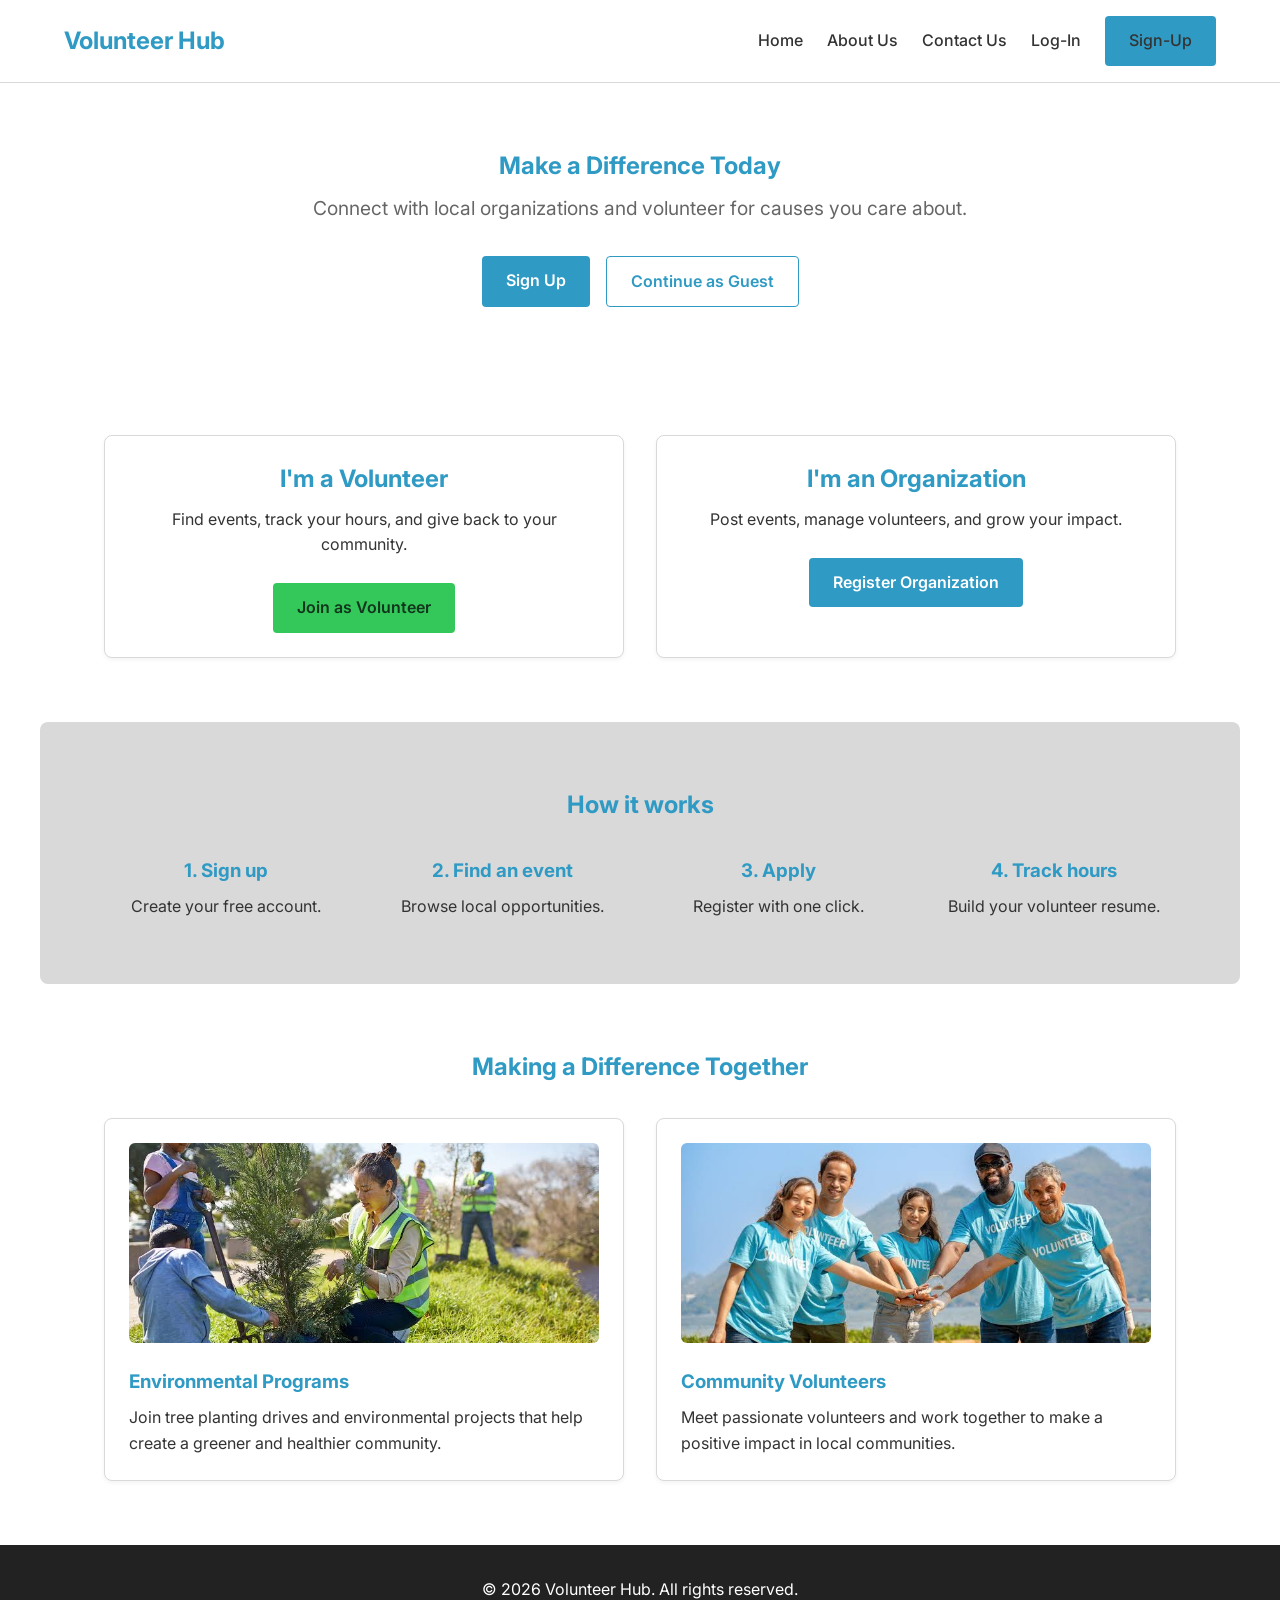
<file: index.html>
<!-- index.html -->
<!DOCTYPE html>
<html lang="en">
<head>
  <meta charset="UTF-8">
  <meta name="viewport" content="width=device-width, initial-scale=1.0">
  <title>Volunteer Hub - Home</title>
  <link rel="stylesheet" href="style.css">
</head>
<body>

  <!-- Navbar -->
  <nav class="navbar">
    <div class="logo">Volunteer Hub</div>
    <button class="hamburger" id="hamburger-menu" aria-label="Toggle menu">☰</button>
    <div class="nav-links" id="nav-links">
      <a href="index.html">Home</a>
      <a href="#">About Us</a>
      <a href="#">Contact Us</a>
      <a href="login.html">Log-In</a>
      <a href="register.html" class="btn btn-blue">Sign-Up</a>
    </div>
  </nav>

  <!-- Hero Section -->
  <section class="container" style="text-align: center;">
    <h1>Make a Difference Today</h1>
    <p style="font-size: 1.2rem; color: var(--text-muted); margin-bottom: 2rem;">Connect with local organizations and volunteer for causes you care about.</p>
    <div style="display: flex; gap: 1rem; justify-content: center;">
      <a href="register.html" class="btn btn-blue">Sign Up</a>
      <a href="dashboard.html" class="btn btn-outline">Continue as Guest</a>
    </div>
  </section>

  <!-- Two Choice Cards -->
  <section class="container grid-2">
    <div class="card" style="text-align: center;">
      <h2>I'm a Volunteer</h2>
      <p>Find events, track your hours, and give back to your community.</p>
      <br>
      <a href="register.html" class="btn btn-green">Join as Volunteer</a>
    </div>
    <div class="card" style="text-align: center;">
      <h2>I'm an Organization</h2>
      <p>Post events, manage volunteers, and grow your impact.</p>
      <br>
      <a href="register.html" class="btn btn-blue">Register Organization</a>
    </div>
  </section>

  <!-- How it works -->
  <section class="container" style="background-color: var(--light-gray); border-radius: 8px;">
    <h2 style="text-align: center; margin-bottom: 2rem;">How it works</h2>
    <div class="grid-4">
      <div style="text-align: center;">
        <h3>1. Sign up</h3>
        <p>Create your free account.</p>
      </div>
      <div style="text-align: center;">
        <h3>2. Find an event</h3>
        <p>Browse local opportunities.</p>
      </div>
      <div style="text-align: center;">
        <h3>3. Apply</h3>
        <p>Register with one click.</p>
      </div>
      <div style="text-align: center;">
        <h3>4. Track hours</h3>
        <p>Build your volunteer resume.</p>
      </div>
    </div>
  </section>

  <!-- Volunteer Showcase Section -->
  <section class="container">
    <h2 style="text-align: center; margin-bottom: 2rem;">Making a Difference Together</h2>

    <div class="grid-2">
      <div class="card">
        <img src="treeplanting.jpeg" alt="Environmental Programs" style="width: 100%; height: 200px; object-fit: cover; border-radius: 6px; margin-bottom: 1rem;">
        <h3>Environmental Programs</h3>
        <p>Join tree planting drives and environmental projects that help create a greener and healthier community.</p>
      </div>

      <div class="card">
        <img src="holdinghands.jpeg" alt="Community Volunteers" style="width: 100%; height: 200px; object-fit: cover; border-radius: 6px; margin-bottom: 1rem;">
        <h3>Community Volunteers</h3>
        <p>Meet passionate volunteers and work together to make a positive impact in local communities.</p>
      </div>
    </div>
  </section>

  <!-- Footer -->
  <footer style="background: #222; color: #fff; text-align: center; padding: 2rem;">
    <p>&copy; 2026 Volunteer Hub. All rights reserved.</p>
  </footer>

  <script src="script.js"></script>



</body>
</html>
</file>
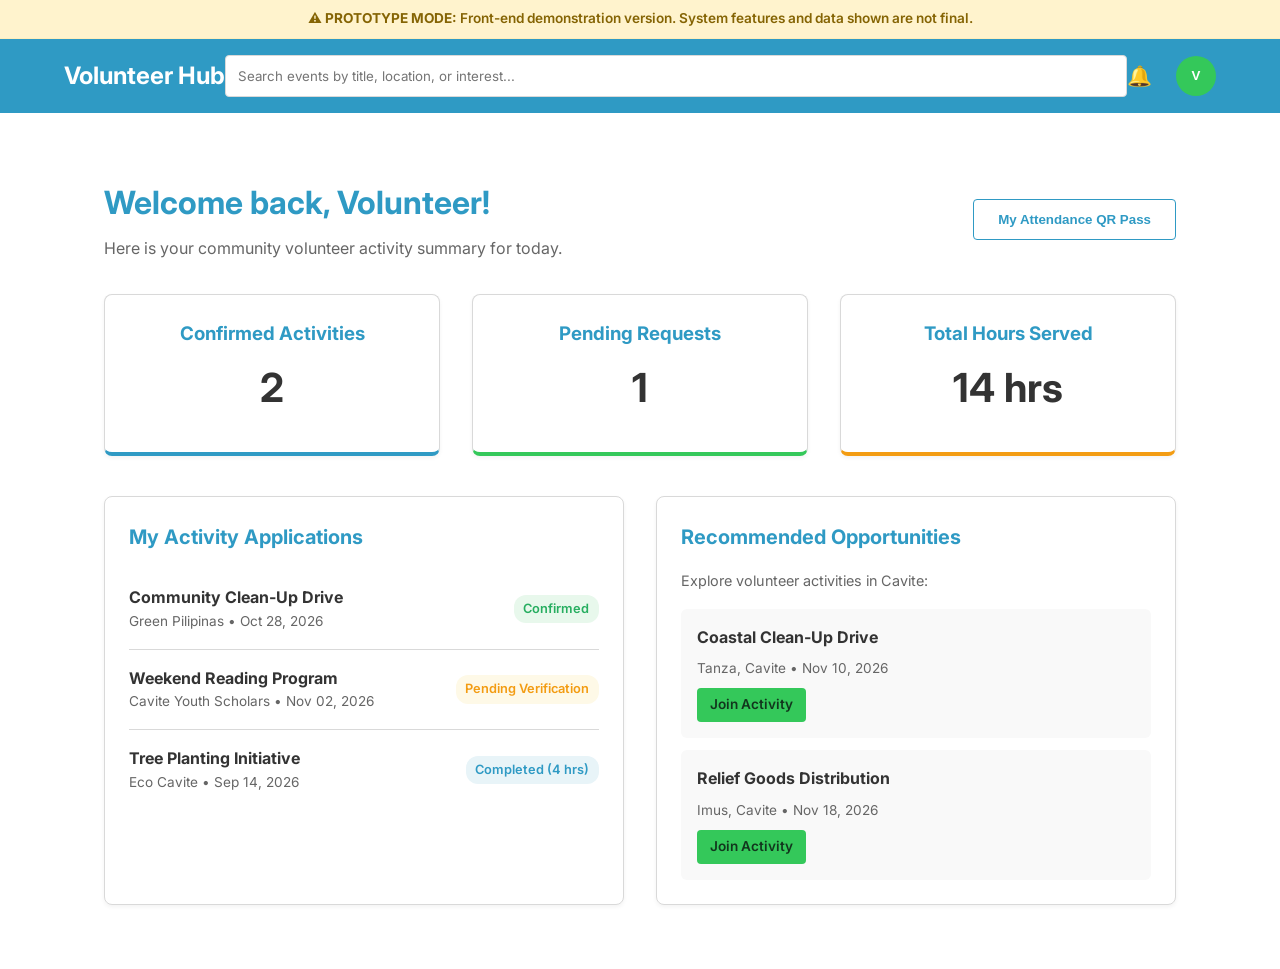
<file: dashboard.html>
<!-- dashboard.html -->
<!DOCTYPE html>
<html lang="en">
<head>
  <meta charset="UTF-8">
  <meta name="viewport" content="width=device-width, initial-scale=1.0">
  <title>Volunteer Hub - Volunteer Dashboard</title>
  <link rel="stylesheet" href="style.css">
  <style>
    .prototype-banner {
      background-color: #fff3cd;
      color: #856404;
      border-bottom: 1px solid #ffeeba;
      text-align: center;
      padding: 0.5rem 1rem;
      font-size: 0.85rem;
      font-weight: 600;
      position: sticky;
      top: 0;
      z-index: 9999;
    }
    .badge { padding: 0.25rem 0.6rem; border-radius: 12px; font-size: 0.8rem; font-weight: 600; display: inline-block; }
    .badge-green { background-color: #e8f8ec; color: #27ae60; }
    .badge-blue { background-color: #e8f4f8; color: #2f9ac4; }
    .badge-yellow { background-color: #fef9e7; color: #f39c12; }
    .activity-item { display: flex; justify-content: space-between; align-items: center; padding: 1rem 0; border-bottom: 1px solid var(--light-gray); }
    .activity-item:last-child { border-bottom: none; }
  </style>
</head>
<body>

  <!-- Prototype Warning Banner -->
  <div class="prototype-banner">
    ⚠️ <strong>PROTOTYPE MODE:</strong> Front-end demonstration version. System features and data shown are not final.
  </div>

  <!-- Volunteer Navbar -->
  <nav class="navbar dashboard-nav">
    <div style="display: flex; align-items: center; gap: 1rem;">
      <button class="hamburger" id="hamburger-menu" style="color: white;" aria-label="Toggle Navigation">☰</button>
      <a href="index.html" class="logo">Volunteer Hub</a>
    </div>
    
    <div class="nav-links" id="nav-links" style="flex: 1; justify-content: center;">
      <input type="text" placeholder="Search events by title, location, or interest..." class="search-bar">
    </div>

    <div style="display: flex; align-items: center; gap: 1.5rem;">
      <span style="font-size: 1.25rem; cursor: pointer; position: relative;" title="Notifications">🔔</span>
      
      <div class="profile-wrapper">
        <button class="profile-circle" id="profile-circle">V</button>
        <div class="profile-dropdown" id="profile-dropdown">
          <a href="#">My Profile</a>
          <a href="#">Activity History</a>
          <a href="#">Settings</a>
          <hr style="border: 0; border-top: 1px solid var(--light-gray); margin: 0.5rem 0;">
          <a href="#" id="logout-btn" style="color: var(--error-red);">Log Out</a>
        </div>
      </div>
    </div>
  </nav>

  <main class="container">

    <!-- Guest Banner (Visible when browsing as Guest) -->
    <div id="guest-banner" style="background: #e8f4f8; border-left: 4px solid var(--primary-blue); padding: 1rem; border-radius: 6px; margin-bottom: 2rem; display: none;">
      <p style="margin: 0;">
        <strong>You are browsing as a Guest.</strong> 
        <a href="register.html" style="font-weight: bold; text-decoration: underline;">Create an account</a> to join events, track your service hours, and generate your attendance QR pass!
      </p>
    </div>

    <!-- Greeting & Action Button -->
    <div style="display: flex; justify-content: space-between; align-items: center; flex-wrap: wrap; gap: 1rem; margin-bottom: 2rem;">
      <div>
        <h1>Welcome back, <span id="user-display-name">Volunteer</span>! </h1>
        <p style="color: var(--text-muted);">Here is your community volunteer activity summary for today.</p>
      </div>
      
      <button class="btn btn-outline" id="show-qr-btn"> My Attendance QR Pass</button>
      <a href="register.html" class="btn btn-blue" id="signup-qr-btn" style="display: none;">Sign Up to Get QR Pass</a>
    </div>

    <!-- Summary Cards -->
    <div class="grid-3" style="margin-bottom: 2.5rem;">
      <div class="card stat-card">
        <h3>Confirmed Activities</h3>
        <h2 id="stat-confirmed">2</h2>
      </div>
      <div class="card stat-card" style="border-bottom-color: var(--primary-green);">
        <h3>Pending Requests</h3>
        <h2 id="stat-pending">1</h2>
      </div>
      <div class="card stat-card" style="border-bottom-color: #f39c12;">
        <h3>Total Hours Served</h3>
        <h2 id="stat-hours">14 hrs</h2>
      </div>
    </div>

    <!-- Two-Column Layout -->
    <div class="grid-2">
      <!-- Enrolled Activities -->
      <div class="card">
        <h2 style="margin-bottom: 1rem; font-size: 1.25rem;">My Activity Applications</h2>
        
        <div id="user-activities-list">
          <div class="activity-item">
            <div>
              <strong>Community Clean-Up Drive</strong>
              <p style="font-size: 0.85rem; color: var(--text-muted);">Green Pilipinas • Oct 28, 2026</p>
            </div>
            <span class="badge badge-green">Confirmed</span>
          </div>

          <div class="activity-item">
            <div>
              <strong>Weekend Reading Program</strong>
              <p style="font-size: 0.85rem; color: var(--text-muted);">Cavite Youth Scholars • Nov 02, 2026</p>
            </div>
            <span class="badge badge-yellow">Pending Verification</span>
          </div>

          <div class="activity-item">
            <div>
              <strong>Tree Planting Initiative</strong>
              <p style="font-size: 0.85rem; color: var(--text-muted);">Eco Cavite • Sep 14, 2026</p>
            </div>
            <span class="badge badge-blue">Completed (4 hrs)</span>
          </div>
        </div>

        <div id="guest-empty-state" class="empty-state" style="padding: 1.5rem; display: none; text-align: center;">
          <p style="color: var(--text-muted);">No activity applications yet.</p>
          <a href="register.html" class="btn btn-green" style="margin-top: 0.75rem; font-size: 0.85rem; display: inline-block;">Sign up to Apply</a>
        </div>
      </div>

      <!-- Recommended Opportunities -->
      <div class="card">
        <h2 style="margin-bottom: 1rem; font-size: 1.25rem;">Recommended Opportunities</h2>
        <p style="font-size: 0.9rem; color: var(--text-muted); margin-bottom: 1rem;">Explore volunteer activities in Cavite:</p>
        
        <div style="background: #f9f9f9; padding: 1rem; border-radius: 6px; margin-bottom: 0.75rem;">
          <h4 style="color: var(--text-dark);">Coastal Clean-Up Drive</h4>
          <p style="font-size: 0.85rem; color: var(--text-muted);">Tanza, Cavite • Nov 10, 2026</p>
          <a href="#" class="btn btn-green join-act-btn" style="padding: 0.4rem 0.8rem; font-size: 0.85rem; margin-top: 0.5rem; display: inline-block;">Join Activity</a>
        </div>

        <div style="background: #f9f9f9; padding: 1rem; border-radius: 6px;">
          <h4 style="color: var(--text-dark);">Relief Goods Distribution</h4>
          <p style="font-size: 0.85rem; color: var(--text-muted);">Imus, Cavite • Nov 18, 2026</p>
          <a href="#" class="btn btn-green join-act-btn" style="padding: 0.4rem 0.8rem; font-size: 0.85rem; margin-top: 0.5rem; display: inline-block;">Join Activity</a>
        </div>
      </div>
    </div>
  </main>

  <!-- Attendance QR Modal -->
  <div class="modal-overlay" id="qr-modal">
    <div class="modal">
      <h3>Your Attendance QR Code</h3>
      <p style="margin-top: 0.5rem; color: var(--text-muted); font-size: 0.9rem;">Present this code to the event organizer at the registration desk for instant check-in[cite: 8].</p>
      <div style="margin: 1.5rem auto; width: 180px; height: 180px; background: #eee; display: flex; align-items: center; justify-content: center; border: 2px dashed var(--primary-blue); font-weight: bold; color: var(--primary-blue);">
        [ QR CODE PLACEHOLDER ]
      </div>
      <p style="font-size: 0.8rem; color: var(--text-muted);">ID: VOL-2026-0842</p>
      <button class="btn btn-outline" id="close-qr-btn" style="margin-top: 1rem; width: 100%;">Close</button>
    </div>
  </div>

  <script src="script.js"></script>
</body>
</html>
</file>
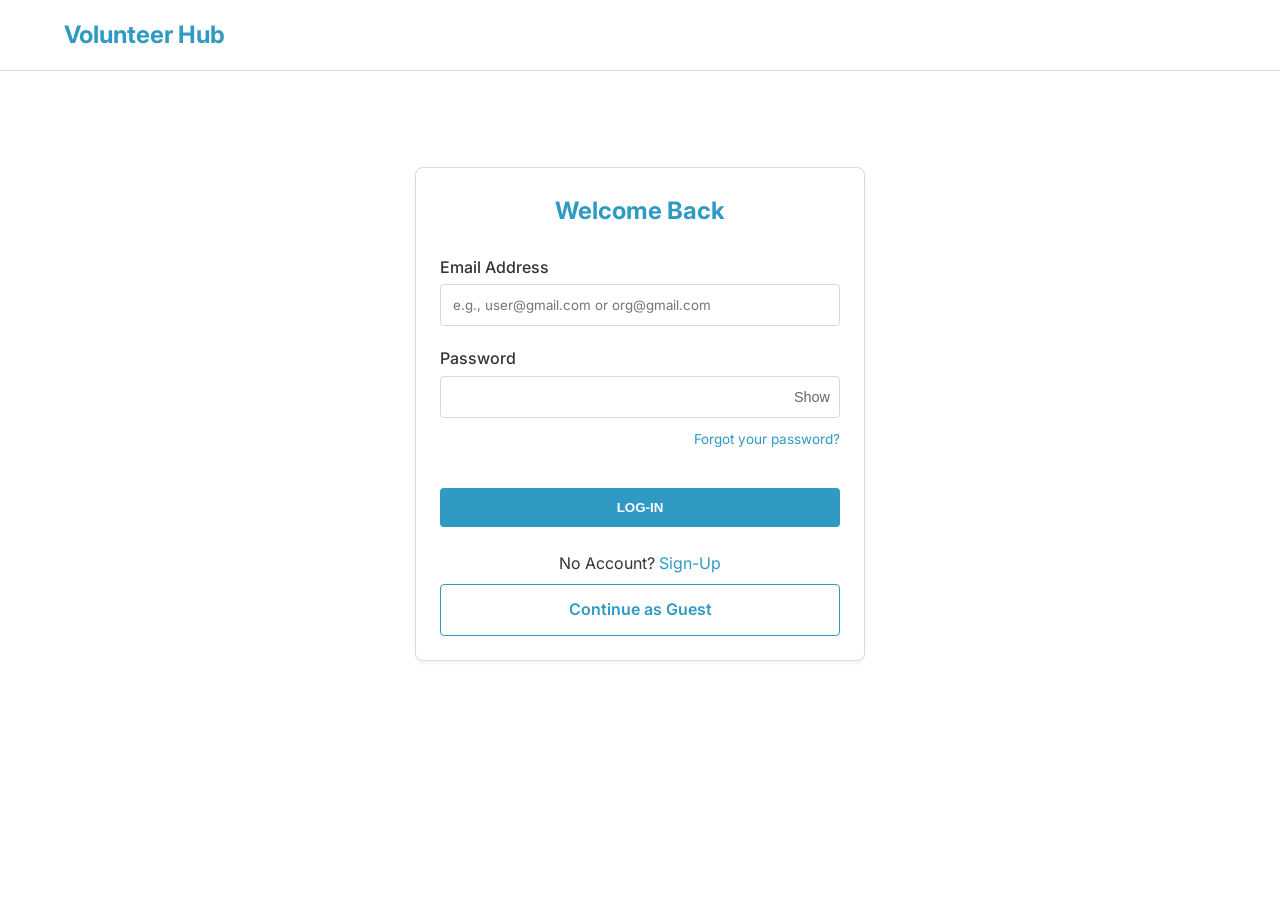
<file: login.html>
<!-- login.html -->
<!DOCTYPE html>
<html lang="en">
<head>
  <meta charset="UTF-8">
  <meta name="viewport" content="width=device-width, initial-scale=1.0">
  <title>Volunteer Hub - Log In</title>
  <link rel="stylesheet" href="style.css">
</head>
<body>

  <nav class="navbar">
    <a href="index.html" class="logo">Volunteer Hub</a>
  </nav>

  <main class="container">
    <div class="card form-container" style="max-width: 450px;">
      <h2 style="text-align: center; margin-bottom: 1.5rem;">Welcome Back</h2>

      <form id="login-form" action="login.php" method="POST" class="validate-form" novalidate>
        <div class="form-group">
          <label for="login-email">Email Address</label>
          <input type="email" id="login-email" name="email" placeholder="e.g., user@gmail.com or org@gmail.com" required>
          <span class="error-msg"></span>
        </div>

        <div class="form-group">
          <label for="login-password">Password</label>
          <div class="password-wrapper">
            <input type="password" id="login-password" name="password" required>
            <button type="button" class="toggle-pwd">Show</button>
          </div>
          <span class="error-msg"></span>
          <div style="text-align: right; margin-top: 0.5rem;">
            <a href="#" style="font-size: 0.85rem;">Forgot your password?</a>
          </div>
        </div>

        <button type="submit" class="btn btn-blue" style="width: 100%; margin-top: 1rem;">LOG-IN</button>
      </form>

      <div style="text-align: center; margin-top: 1.5rem; display: flex; flex-direction: column; gap: 0.5rem;">
        <p>No Account? <a href="register.html">Sign-Up</a></p>
        <p><a href="dashboard.html" class="btn btn-outline" style="width: 100%;">Continue as Guest</a></p>
      </div>
    </div>
  </main>

  <script src="script.js"></script>
</body>
</html>
</file>
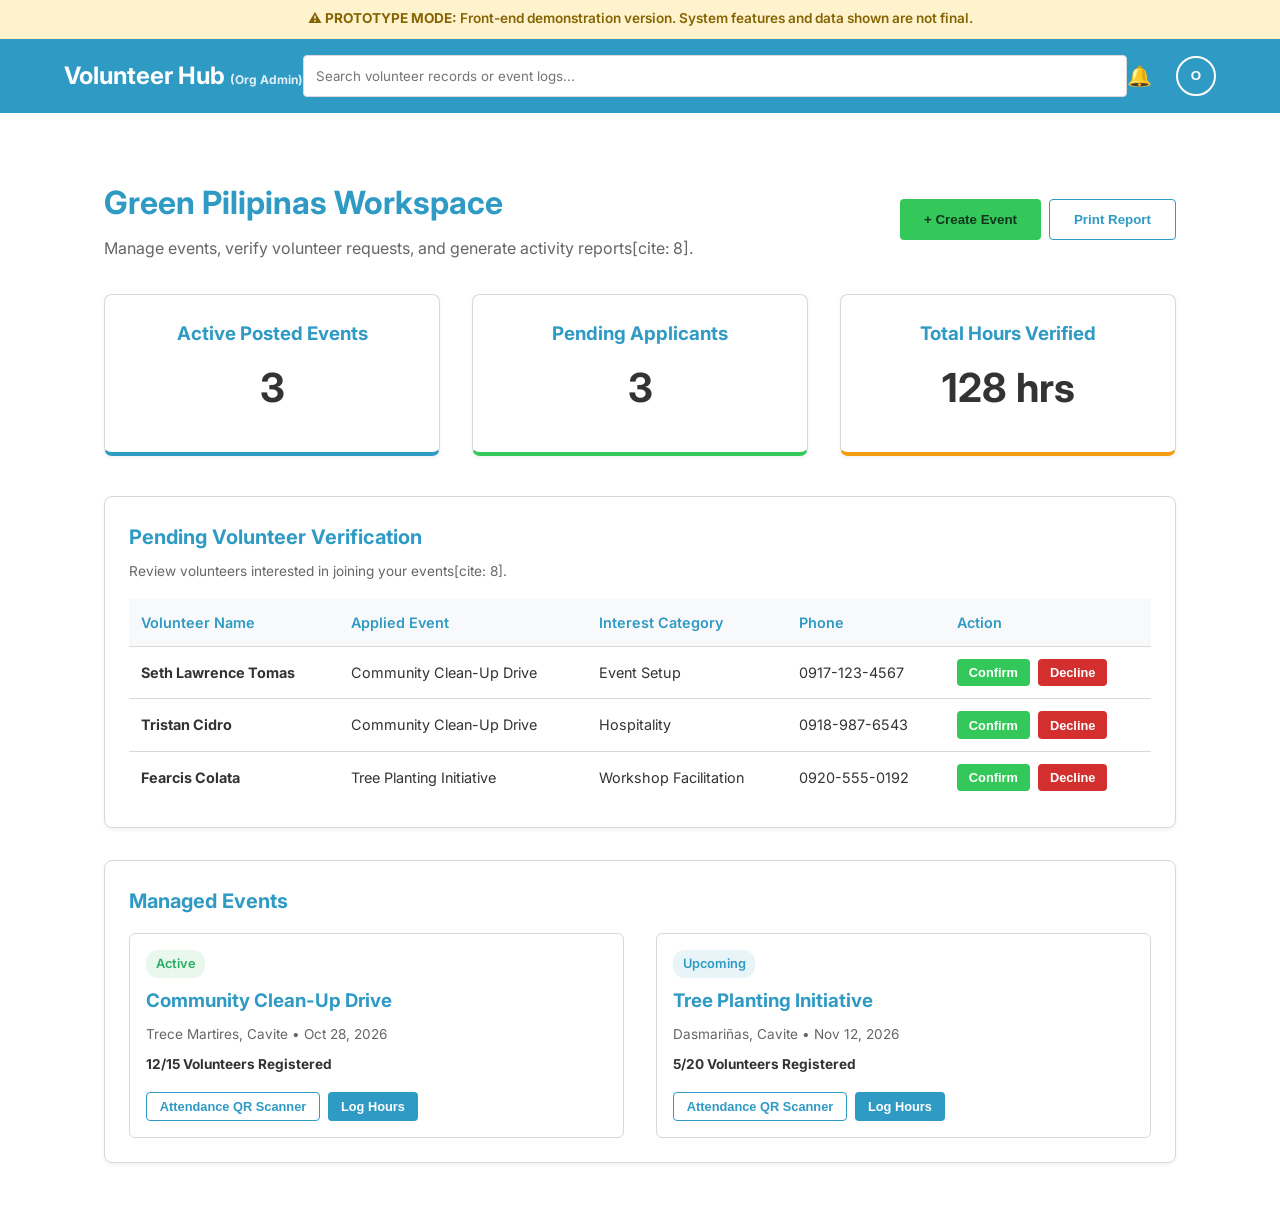
<file: org_dashboard.html>
<!-- org_dashboard.html -->
<!DOCTYPE html>
<html lang="en">
<head>
  <meta charset="UTF-8">
  <meta name="viewport" content="width=device-width, initial-scale=1.0">
  <title>Volunteer Hub - Organization Dashboard</title>
  <link rel="stylesheet" href="style.css">
  <style>
    .prototype-banner {
      background-color: #fff3cd;
      color: #856404;
      border-bottom: 1px solid #ffeeba;
      text-align: center;
      padding: 0.5rem 1rem;
      font-size: 0.85rem;
      font-weight: 600;
      position: sticky;
      top: 0;
      z-index: 9999;
    }
    .badge { padding: 0.25rem 0.6rem; border-radius: 12px; font-size: 0.8rem; font-weight: 600; display: inline-block; }
    .badge-green { background-color: #e8f8ec; color: #27ae60; }
    .badge-blue { background-color: #e8f4f8; color: #2f9ac4; }
    .data-table { width: 100%; border-collapse: collapse; margin-top: 1rem; }
    .data-table th, .data-table td { text-align: left; padding: 0.75rem; border-bottom: 1px solid var(--light-gray); font-size: 0.9rem; }
    .data-table th { background-color: #f8f9fa; color: var(--primary-blue); font-weight: 600; }
    .action-btn { padding: 0.38rem 0.75rem; font-size: 0.8rem; border-radius: 4px; border: none; cursor: pointer; font-weight: 600; }
    .action-approve { background: var(--primary-green); color: white; margin-right: 0.25rem; }
    .action-decline { background: var(--error-red); color: white; }
    .table-responsive { overflow-x: auto; }
  </style>
</head>
<body>

  <!-- Prototype Warning Banner -->
  <div class="prototype-banner">
    ⚠️ <strong>PROTOTYPE MODE:</strong> Front-end demonstration version. System features and data shown are not final.
  </div>

  <!-- Organization Navbar -->
  <nav class="navbar dashboard-nav">
    <div style="display: flex; align-items: center; gap: 1rem;">
      <button class="hamburger" id="hamburger-menu" style="color: white;" aria-label="Toggle Navigation">☰</button>
      <a href="index.html" class="logo">Volunteer Hub <small style="font-size: 0.75rem; opacity: 0.85;">(Org Admin)</small></a>
    </div>
    
    <div class="nav-links" id="nav-links" style="flex: 1; justify-content: center;">
      <input type="text" placeholder="Search volunteer records or event logs..." class="search-bar">
    </div>

    <div style="display: flex; align-items: center; gap: 1.5rem;">
      <span style="font-size: 1.25rem; cursor: pointer;" title="Notifications">🔔</span>
      
      <div class="profile-wrapper">
        <button class="profile-circle" id="profile-circle" style="background-color: var(--primary-blue); border: 2px solid white;">
          O
        </button>
        <div class="profile-dropdown" id="profile-dropdown">
          <a href="#">Org Profile</a>
          <a href="#">Export Reports</a>
          <a href="#">Settings</a>
          <hr style="border: 0; border-top: 1px solid var(--light-gray); margin: 0.5rem 0;">
          <a href="index.html" style="color: var(--error-red);">Log Out</a>
        </div>
      </div>
    </div>
  </nav>

  <main class="container">
    <!-- Header Controls -->
    <div style="display: flex; justify-content: space-between; align-items: center; flex-wrap: wrap; gap: 1rem; margin-bottom: 2rem;">
      <div>
        <h1>Green Pilipinas Workspace</h1>
        <p style="color: var(--text-muted);">Manage events, verify volunteer requests, and generate activity reports[cite: 8].</p>
      </div>
      <div style="display: flex; gap: 0.5rem;">
        <button class="btn btn-green" id="create-event-btn">+ Create Event</button>
        <button class="btn btn-outline" onclick="window.print()"> Print Report</button>
      </div>
    </div>

    <!-- Summary Stats -->
    <div class="grid-3" style="margin-bottom: 2.5rem;">
      <div class="card stat-card">
        <h3>Active Posted Events</h3>
        <h2>3</h2>
      </div>
      <div class="card stat-card" style="border-bottom-color: var(--primary-green);">
        <h3>Pending Applicants</h3>
        <h2>3</h2>
      </div>
      <div class="card stat-card" style="border-bottom-color: #f39c12;">
        <h3>Total Hours Verified</h3>
        <h2>128 hrs</h2>
      </div>
    </div>

    <!-- Section 1: Volunteer Applications & Verification -->
    <section class="card" style="margin-bottom: 2rem;">
      <h2 style="font-size: 1.25rem;">Pending Volunteer Verification</h2>
      <p style="font-size: 0.85rem; color: var(--text-muted);">Review volunteers interested in joining your events[cite: 8].</p>
      
      <div class="table-responsive">
        <table class="data-table">
          <thead>
            <tr>
              <th>Volunteer Name</th>
              <th>Applied Event</th>
              <th>Interest Category</th>
              <th>Phone</th>
              <th>Action</th>
            </tr>
          </thead>
          <tbody>
            <tr>
              <td><strong>Seth Lawrence Tomas</strong></td>
              <td>Community Clean-Up Drive</td>
              <td>Event Setup</td>
              <td>0917-123-4567</td>
              <td>
                <button class="action-btn action-approve" onclick="alert('Applicant confirmed!')">Confirm</button>
                <button class="action-btn action-decline" onclick="alert('Applicant declined.')">Decline</button>
              </td>
            </tr>
            <tr>
              <td><strong>Tristan Cidro</strong></td>
              <td>Community Clean-Up Drive</td>
              <td>Hospitality</td>
              <td>0918-987-6543</td>
              <td>
                <button class="action-btn action-approve" onclick="alert('Applicant confirmed!')">Confirm</button>
                <button class="action-btn action-decline" onclick="alert('Applicant declined.')">Decline</button>
              </td>
            </tr>
            <tr>
              <td><strong>Fearcis Colata</strong></td>
              <td>Tree Planting Initiative</td>
              <td>Workshop Facilitation</td>
              <td>0920-555-0192</td>
              <td>
                <button class="action-btn action-approve" onclick="alert('Applicant confirmed!')">Confirm</button>
                <button class="action-btn action-decline" onclick="alert('Applicant declined.')">Decline</button>
              </td>
            </tr>
          </tbody>
        </table>
      </div>
    </section>

    <!-- Section 2: Manage Events -->
    <section class="card">
      <h2 style="font-size: 1.25rem; margin-bottom: 1rem;">Managed Events</h2>
      <div class="grid-2">
        <div style="border: 1px solid var(--light-gray); padding: 1rem; border-radius: 6px;">
          <span class="badge badge-green" style="margin-bottom: 0.5rem;">Active</span>
          <h3>Community Clean-Up Drive</h3>
          <p style="font-size: 0.85rem; color: var(--text-muted);">Trece Martires, Cavite • Oct 28, 2026</p>
          <p style="font-size: 0.85rem; margin-top: 0.5rem;"><strong>12/15 Volunteers Registered</strong></p>
          <div style="margin-top: 1rem; display: flex; gap: 0.5rem; flex-wrap: wrap;">
            <button class="btn btn-outline" style="padding: 0.4rem 0.8rem; font-size: 0.8rem;" onclick="alert('Opening QR Camera Scanner...')">Attendance QR Scanner</button>
            <button class="btn btn-blue" style="padding: 0.4rem 0.8rem; font-size: 0.8rem;" onclick="alert('Hours logged!')">Log Hours</button>
          </div>
        </div>

        <div style="border: 1px solid var(--light-gray); padding: 1rem; border-radius: 6px;">
          <span class="badge badge-blue" style="margin-bottom: 0.5rem;">Upcoming</span>
          <h3>Tree Planting Initiative</h3>
          <p style="font-size: 0.85rem; color: var(--text-muted);">Dasmariñas, Cavite • Nov 12, 2026</p>
          <p style="font-size: 0.85rem; margin-top: 0.5rem;"><strong>5/20 Volunteers Registered</strong></p>
          <div style="margin-top: 1rem; display: flex; gap: 0.5rem; flex-wrap: wrap;">
            <button class="btn btn-outline" style="padding: 0.4rem 0.8rem; font-size: 0.8rem;" onclick="alert('Opening QR Camera Scanner...')">Attendance QR Scanner</button>
            <button class="btn btn-blue" style="padding: 0.4rem 0.8rem; font-size: 0.8rem;" onclick="alert('Hours logged!')">Log Hours</button>
          </div>
        </div>
      </div>
    </section>
  </main>

  <!-- Create Event Modal -->
  <div class="modal-overlay" id="event-modal">
    <div class="modal" style="max-width: 500px; text-align: left;">
      <h3>Post New Volunteer Activity</h3>
      <form style="margin-top: 1rem;">
        <div class="form-group">
          <label>Event Title</label>
          <input type="text" placeholder="e.g., Coastal Cleanup" required>
        </div>
        <div class="form-group">
          <label>Category</label>
          <input type="text" placeholder="e.g., Environment, Education" required>
        </div>
        <div class="form-group">
          <label>Location (Cavite)</label>
          <input type="text" placeholder="e.g., Imus, Cavite" required>
        </div>
        <div class="form-group">
          <label>Date & Time</label>
          <input type="text" placeholder="YYYY-MM-DD HH:MM" required>
        </div>
        <div style="display: flex; gap: 0.5rem; margin-top: 1.5rem;">
          <button type="button" class="btn btn-outline" id="close-event-modal" style="flex: 1;">Cancel</button>
          <button type="button" class="btn btn-blue" style="flex: 1;" onclick="alert('Event published!'); document.getElementById('event-modal').style.display='none';">Publish Event</button>
        </div>
      </form>
    </div>
  </div>

  <script src="script.js"></script>
  <script>
    const createEventBtn = document.getElementById('create-event-btn');
    const eventModal = document.getElementById('event-modal');
    const closeEventModal = document.getElementById('close-event-modal');

    if (createEventBtn && eventModal && closeEventModal) {
      createEventBtn.addEventListener('click', () => eventModal.style.display = 'flex');
      closeEventModal.addEventListener('click', () => eventModal.style.display = 'none');
    }
  </script>
</body>
</html>
</file>
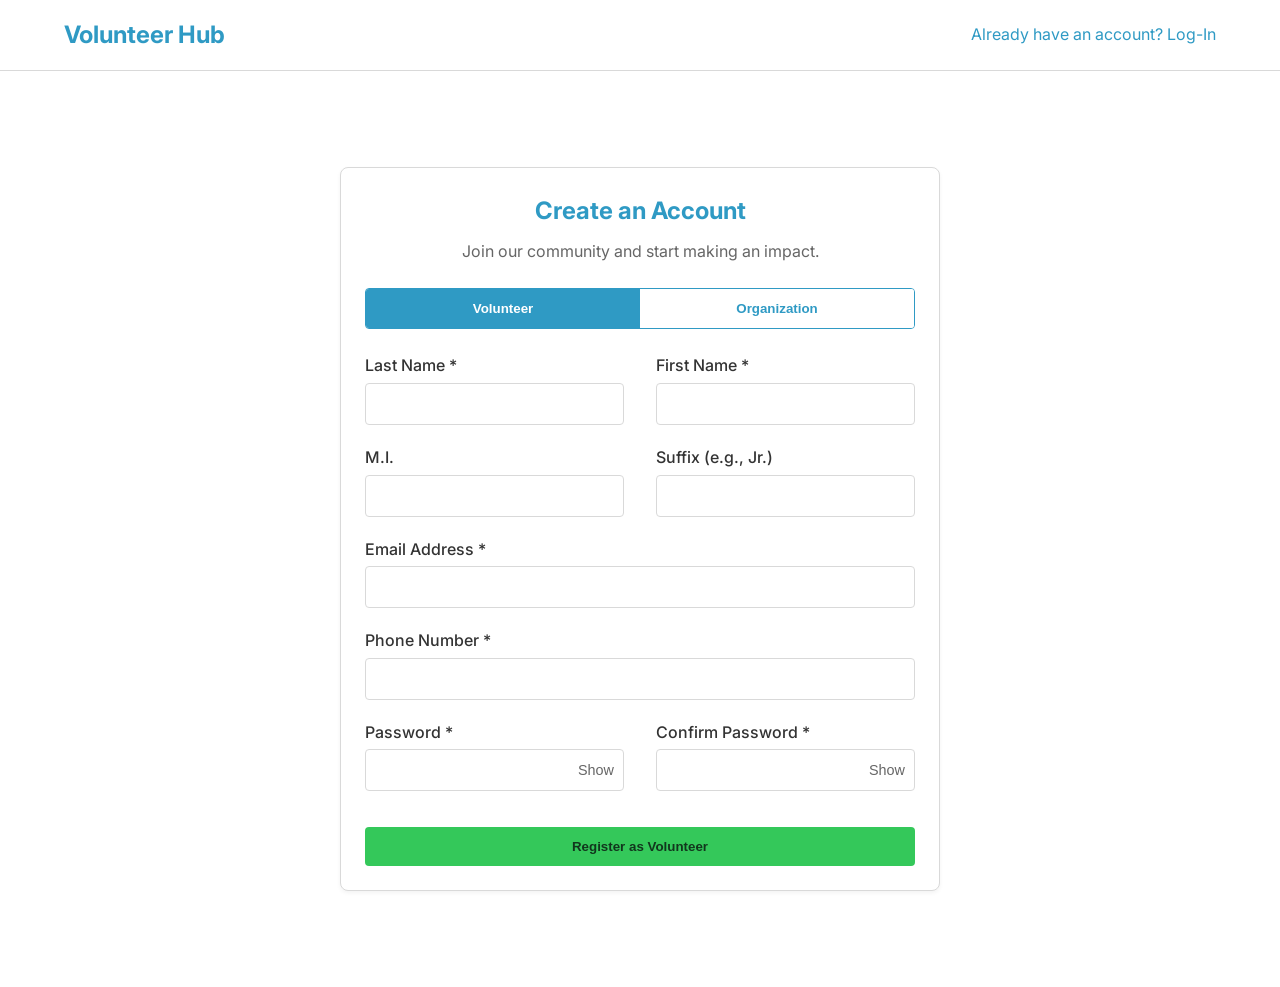
<file: register.html>
<!-- register.html -->
<!DOCTYPE html>
<html lang="en">
<head>
  <meta charset="UTF-8">
  <meta name="viewport" content="width=device-width, initial-scale=1.0">
  <title>Volunteer Hub - Sign-Up</title>
  <link rel="stylesheet" href="style.css">
</head>
<body>

  <nav class="navbar">
    <a href="index.html" class="logo">Volunteer Hub</a>
    <a href="login.html">Already have an account? Log-In</a>
  </nav>

  <main class="container">
    <div class="card form-container">
      <h2 style="text-align: center;">Create an Account</h2>
      <p style="margin-bottom: 1.5rem; color: var(--text-muted); text-align: center;">Join our community and start making an impact.</p>

      <!-- Account Type Toggle -->
      <div class="toggle-container" id="register-toggle">
        <button class="toggle-btn active" data-target="volunteer-form" type="button">Volunteer</button>
        <button class="toggle-btn" data-target="organization-form" type="button">Organization</button>
      </div>

      <!-- VOLUNTEER FORM -->
      <form id="volunteer-form" action="register_volunteer.php" method="POST" class="validate-form" novalidate>
        
        <div class="grid-2">
          <div class="form-group">
            <label for="last_name">Last Name *</label>
            <input type="text" id="last_name" name="last_name" required>
            <span class="error-msg"></span>
          </div>
          <div class="form-group">
            <label for="first_name">First Name *</label>
            <input type="text" id="first_name" name="first_name" required>
            <span class="error-msg"></span>
          </div>
        </div>

        <div class="grid-2">
          <div class="form-group">
            <label for="mi">M.I.</label>
            <input type="text" id="mi" name="mi">
          </div>
          <div class="form-group">
            <label for="suffix">Suffix (e.g., Jr.)</label>
            <input type="text" id="suffix" name="suffix">
          </div>
        </div>

        <div class="form-group">
          <label for="v_email">Email Address *</label>
          <input type="email" id="v_email" name="email" required>
          <span class="error-msg"></span>
        </div>

        <div class="form-group">
          <label for="v_phone">Phone Number *</label>
          <input type="tel" id="v_phone" name="phone" required>
          <span class="error-msg"></span>
        </div>

        <div class="grid-2">
          <div class="form-group">
            <label for="v_password">Password *</label>
            <div class="password-wrapper">
              <input type="password" id="v_password" name="password" required>
              <button type="button" class="toggle-pwd">Show</button>
            </div>
            <span class="error-msg"></span>
          </div>
          <div class="form-group">
            <label for="v_confirm">Confirm Password *</label>
            <div class="password-wrapper">
              <input type="password" id="v_confirm" name="confirm_password" required>
              <button type="button" class="toggle-pwd">Show</button>
            </div>
            <span class="error-msg"></span>
          </div>
        </div>

        <button type="submit" class="btn btn-green" style="width: 100%; margin-top: 1rem;">Register as Volunteer</button>
      </form>

      <!-- ORGANIZATION FORM (Hidden by default) -->
      <form id="organization-form" action="register_organization.php" method="POST" class="validate-form" novalidate style="display: none;">
        
        <div class="form-group">
          <label for="org_name">Organization Name *</label>
          <input type="text" id="org_name" name="org_name" required>
          <span class="error-msg"></span>
        </div>

        <div class="form-group">
          <label for="contact_person">Contact Person *</label>
          <input type="text" id="contact_person" name="contact_person" required>
          <span class="error-msg"></span>
        </div>

        <div class="form-group">
          <label for="org_address">Headquarters / Address *</label>
          <input type="text" id="org_address" name="org_address" required>
          <span class="error-msg"></span>
        </div>

        <div class="form-group">
          <label for="o_email">Organization Email *</label>
          <input type="email" id="o_email" name="email" required>
          <span class="error-msg"></span>
        </div>

        <div class="form-group">
          <label for="o_phone">Contact Number *</label>
          <input type="tel" id="o_phone" name="phone" required>
          <span class="error-msg"></span>
        </div>

        <div class="grid-2">
          <div class="form-group">
            <label for="o_password">Password *</label>
            <div class="password-wrapper">
              <input type="password" id="o_password" name="password" required>
              <button type="button" class="toggle-pwd">Show</button>
            </div>
            <span class="error-msg"></span>
          </div>
          <div class="form-group">
            <label for="o_confirm">Confirm Password *</label>
            <div class="password-wrapper">
              <input type="password" id="o_confirm" name="confirm_password" required>
              <button type="button" class="toggle-pwd">Show</button>
            </div>
            <span class="error-msg"></span>
          </div>
        </div>

        <button type="submit" class="btn btn-blue" style="width: 100%; margin-top: 1rem;">Register Organization</button>
      </form>

    </div>
  </main>

  <script src="script.js"></script>
</body>
</html>
</file>
<file: style.css>
/* style.css */
@import url('https://fonts.googleapis.com/css2?family=Inter:wght@300;400;500;600;700&display=swap');

:root {
  --primary-blue: #2F9AC4;
  --primary-green: #34C85A;
  --light-gray: #D9D9D9;
  --bg-white: #ffffff;
  --text-dark: #333333;
  --text-muted: #666666;
  --error-red: #d32f2f;
}

* {
  margin: 0;
  padding: 0;
  box-sizing: border-box;
}

body {
  font-family: 'Inter', sans-serif;
  background-color: var(--bg-white);
  color: var(--text-dark);
  line-height: 1.6;
}

/* Typography & Focus */
h1, h2, h3, h4 { color: var(--primary-blue); margin-bottom: 0.5rem; }
a { color: var(--primary-blue); text-decoration: none; }
a:hover { text-decoration: underline; }
a:focus, button:focus, input:focus {
  outline: 2px solid var(--primary-blue);
  outline-offset: 2px;
}

/* Navigation */
.navbar {
  display: flex;
  justify-content: space-between;
  align-items: center;
  padding: 1rem 5%;
  background-color: var(--bg-white);
  border-bottom: 1px solid var(--light-gray);
  position: relative;
}
.logo { font-size: 1.5rem; font-weight: 700; color: var(--primary-blue); }
.nav-links { display: flex; gap: 1.5rem; align-items: center; }
.nav-links a { color: var(--text-dark); font-weight: 500; }
.hamburger { display: none; background: none; border: none; font-size: 1.5rem; cursor: pointer; }

/* Buttons */
.btn {
  display: inline-block;
  padding: 0.75rem 1.5rem;
  border-radius: 4px;
  font-weight: 600;
  border: none;
  cursor: pointer;
  text-align: center;
  transition: opacity 0.2s;
}
.btn:hover { opacity: 0.9; text-decoration: none; }
.btn-blue { background-color: var(--primary-blue); color: var(--bg-white); }
.btn-green { background-color: var(--primary-green); color: var(--bg-white); }
.btn-outline { background-color: transparent; border: 1px solid var(--primary-blue); color: var(--primary-blue); }

/* Layouts */
.container { padding: 4rem 5%; max-width: 1200px; margin: 0 auto; }
.grid-2 { display: grid; grid-template-columns: 1fr 1fr; gap: 2rem; }
.grid-3 { display: grid; grid-template-columns: repeat(3, 1fr); gap: 2rem; }
.grid-4 { display: grid; grid-template-columns: repeat(4, 1fr); gap: 2rem; }

/* Cards */
.card {
  background-color: var(--bg-white);
  border: 1px solid var(--light-gray);
  border-radius: 8px;
  padding: 1.5rem;
  box-shadow: 0 2px 4px rgba(0,0,0,0.05);
}
.event-card { border-top: 4px solid var(--primary-green); }
.event-card .category { font-size: 0.8rem; font-weight: 600; color: var(--text-muted); text-transform: uppercase; }
.event-card h3 { margin: 0.5rem 0; color: var(--text-dark); }

/* Forms */
.form-container { max-width: 600px; margin: 2rem auto; }
.form-group { margin-bottom: 1.25rem; position: relative; }
label { display: block; font-weight: 500; margin-bottom: 0.25rem; }
input[type="text"], input[type="email"], input[type="password"], input[type="tel"] {
  width: 100%; padding: 0.75rem; border: 1px solid var(--light-gray); border-radius: 4px; font-family: inherit;
}
.checkbox-group { display: grid; grid-template-columns: 1fr 1fr; gap: 0.5rem; margin-top: 0.5rem; }
.checkbox-item { display: flex; align-items: center; gap: 0.5rem; }
.error-msg { color: var(--error-red); font-size: 0.85rem; display: none; margin-top: 0.25rem; }
.password-wrapper { display: flex; align-items: center; position: relative; }
.toggle-pwd { position: absolute; right: 10px; background: none; border: none; cursor: pointer; color: var(--text-muted); font-size: 0.9rem; }

/* Toggles */
.toggle-container { display: flex; margin-bottom: 1.5rem; border-radius: 4px; overflow: hidden; border: 1px solid var(--primary-blue); }
.toggle-btn { flex: 1; padding: 0.75rem; background: var(--bg-white); border: none; color: var(--primary-blue); font-weight: 600; cursor: pointer; }
.toggle-btn.active { background: var(--primary-blue); color: var(--bg-white); }

/* Dashboard Specific */
.dashboard-nav { background-color: var(--primary-blue); color: var(--bg-white); border: none; }
.dashboard-nav .logo, .dashboard-nav a { color: var(--bg-white); }
.search-bar { padding: 0.5rem; border-radius: 4px; border: none; width: 250px; }
.profile-wrapper { position: relative; }
.profile-circle { width: 40px; height: 40px; background-color: var(--primary-green); color: white; border-radius: 50%; display: flex; align-items: center; justify-content: center; cursor: pointer; font-weight: bold; border: none; }
.profile-dropdown { position: absolute; right: 0; top: 50px; background: var(--bg-white); border: 1px solid var(--light-gray); border-radius: 4px; width: 150px; display: none; flex-direction: column; box-shadow: 0 4px 6px rgba(0,0,0,0.1); }
.profile-dropdown a, .profile-dropdown button { padding: 0.75rem 1rem; color: var(--text-dark); text-align: left; border: none; background: none; width: 100%; cursor: pointer; font-family: inherit; font-size: 1rem; }
.profile-dropdown a:hover, .profile-dropdown button:hover { background-color: var(--light-gray); }
.profile-dropdown.show { display: flex; }
.stat-card { text-align: center; border-bottom: 4px solid var(--primary-blue); }
.stat-card h2 { font-size: 2.5rem; color: var(--text-dark); }
.empty-state { text-align: center; padding: 3rem; background: var(--light-gray); border-radius: 8px; color: var(--text-muted); }

/* Modal */
.modal-overlay { position: fixed; top: 0; left: 0; right: 0; bottom: 0; background: rgba(0,0,0,0.5); display: none; align-items: center; justify-content: center; z-index: 1000; }
.modal { background: var(--bg-white); padding: 2rem; border-radius: 8px; text-align: center; width: 90%; max-width: 400px; }
.modal-actions { margin-top: 1.5rem; display: flex; gap: 1rem; justify-content: center; }

/* Responsive */
@media (max-width: 768px) {
  .nav-links { display: none; flex-direction: column; position: absolute; top: 100%; left: 0; right: 0; background: var(--bg-white); padding: 1rem; border-bottom: 1px solid var(--light-gray); z-index: 100; }
  .nav-links.show { display: flex; }
  .dashboard-nav .nav-links { background: var(--primary-blue); }
  .hamburger { display: block; }
  .grid-2, .grid-3, .grid-4 { grid-template-columns: 1fr; }
  .search-bar { width: 100%; margin-top: 1rem; }
}
/* ---- Append to the end of style.css (before nothing; keep the @media block last if you prefer) ---- */
.icon-btn { background: none; border: none; font-size: 1.25rem; cursor: pointer; }
.btn-sm { padding: 0.35rem 0.8rem; font-size: 0.85rem; }
.btn-green { background-color: var(--primary-green); color: #12361d; }

.tabs { display: flex; gap: 0.5rem; border-bottom: 1px solid var(--light-gray); margin-bottom: 1.5rem; overflow-x: auto; }
.tab { background: none; border: none; padding: 0.75rem 1.25rem; font: 600 1rem 'Inter', sans-serif; color: var(--text-muted); cursor: pointer; border-bottom: 3px solid transparent; white-space: nowrap; }
.tab.active { color: var(--primary-blue); border-bottom-color: var(--primary-blue); }
.tab-panel { display: none; }
.tab-panel.active { display: block; }

.table-wrap { overflow-x: auto; border: 1px solid var(--light-gray); border-radius: 8px; }
table { width: 100%; border-collapse: collapse; }
th, td { padding: 0.75rem 1rem; text-align: left; border-bottom: 1px solid var(--light-gray); }
thead th { background: #f5f5f5; }
tbody tr:last-child td { border-bottom: none; }

.badge { padding: 0.2rem 0.6rem; border-radius: 999px; font-size: 0.8rem; font-weight: 600; }
.badge-green { background: #d9f5e1; color: #1b6b32; }
.badge-orange { background: #fdebc8; color: #8a5200; }
.badge-red { background: #fbdcdc; color: #9b1c1c; }

.chips { display: flex; gap: 0.5rem; flex-wrap: wrap; margin-bottom: 1.5rem; }
.chip { padding: 0.4rem 1rem; border-radius: 999px; border: 1px solid var(--primary-blue); background: #fff; color: var(--primary-blue); font-weight: 600; cursor: pointer; }
.chip.active { background: var(--primary-blue); color: #fff; }
.select { padding: 0.6rem; border: 1px solid var(--light-gray); border-radius: 4px; font-family: inherit; }
.qr-box { width: 160px; height: 160px; margin: 1rem auto; display: flex; align-items: center; justify-content: center; border: 2px dashed var(--text-muted); font-weight: 700; color: var(--text-muted); }
.print-only { display: none; }

@media print {
  .no-print, .navbar, .tabs { display: none !important; }
  .print-only { display: block; }
  .tab-panel { display: none !important; }
  #tab-attendance { display: block !important; }
  td:last-child { min-width: 150px; }
}

/* Volunteer Showcase Images */
.showcase-img {
  width: 100%;
  height: 280px;
  object-fit: cover;
  border-radius: 8px;
  margin-bottom: 1rem;
  transition: transform 0.3s ease;
}

.showcase-img:hover {
  transform: scale(1.03);
}
/* Prototype Banner */
.prototype-banner {
  background-color: #fff3cd;
  color: #856404;
  border-bottom: 1px solid #ffeeba;
  text-align: center;
  padding: 0.5rem 1rem;
  font-size: 0.85rem;
  font-weight: 600;
  position: sticky;
  top: 0;
  z-index: 9999;
}
</file>
